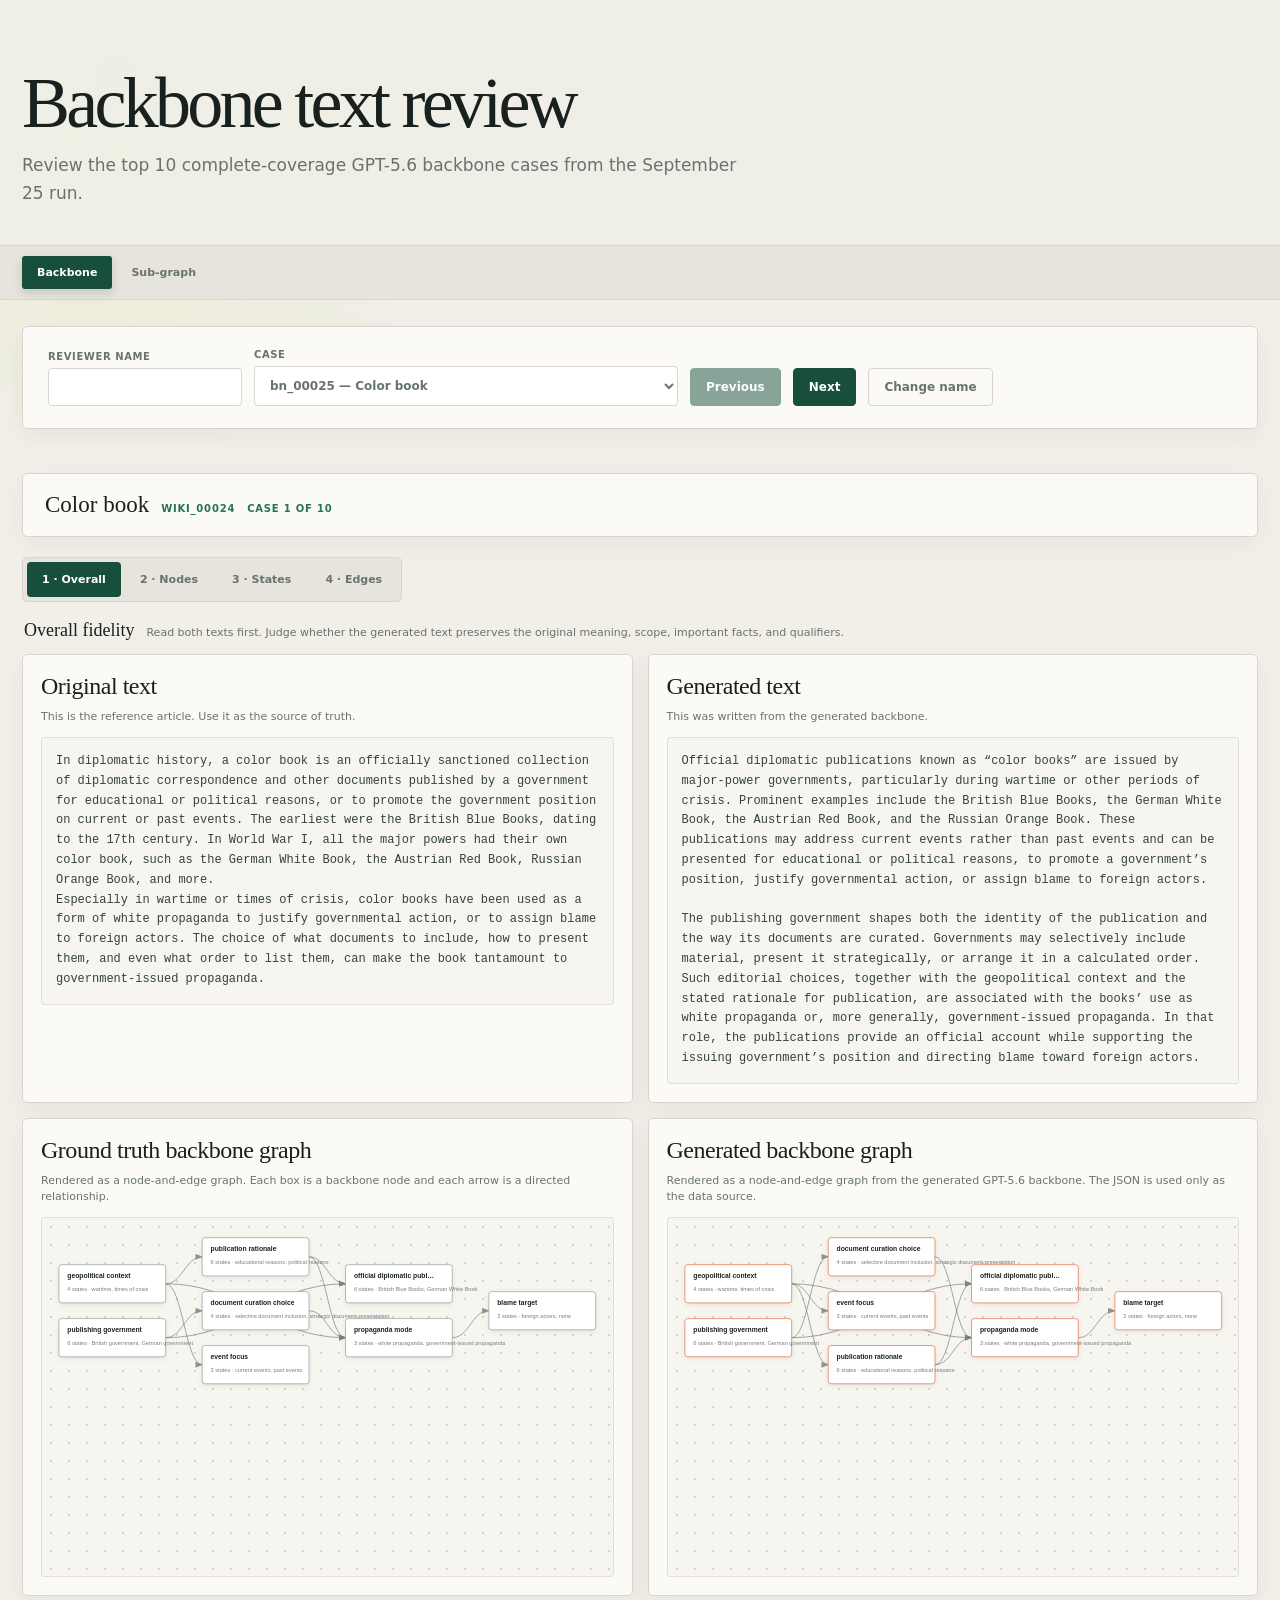
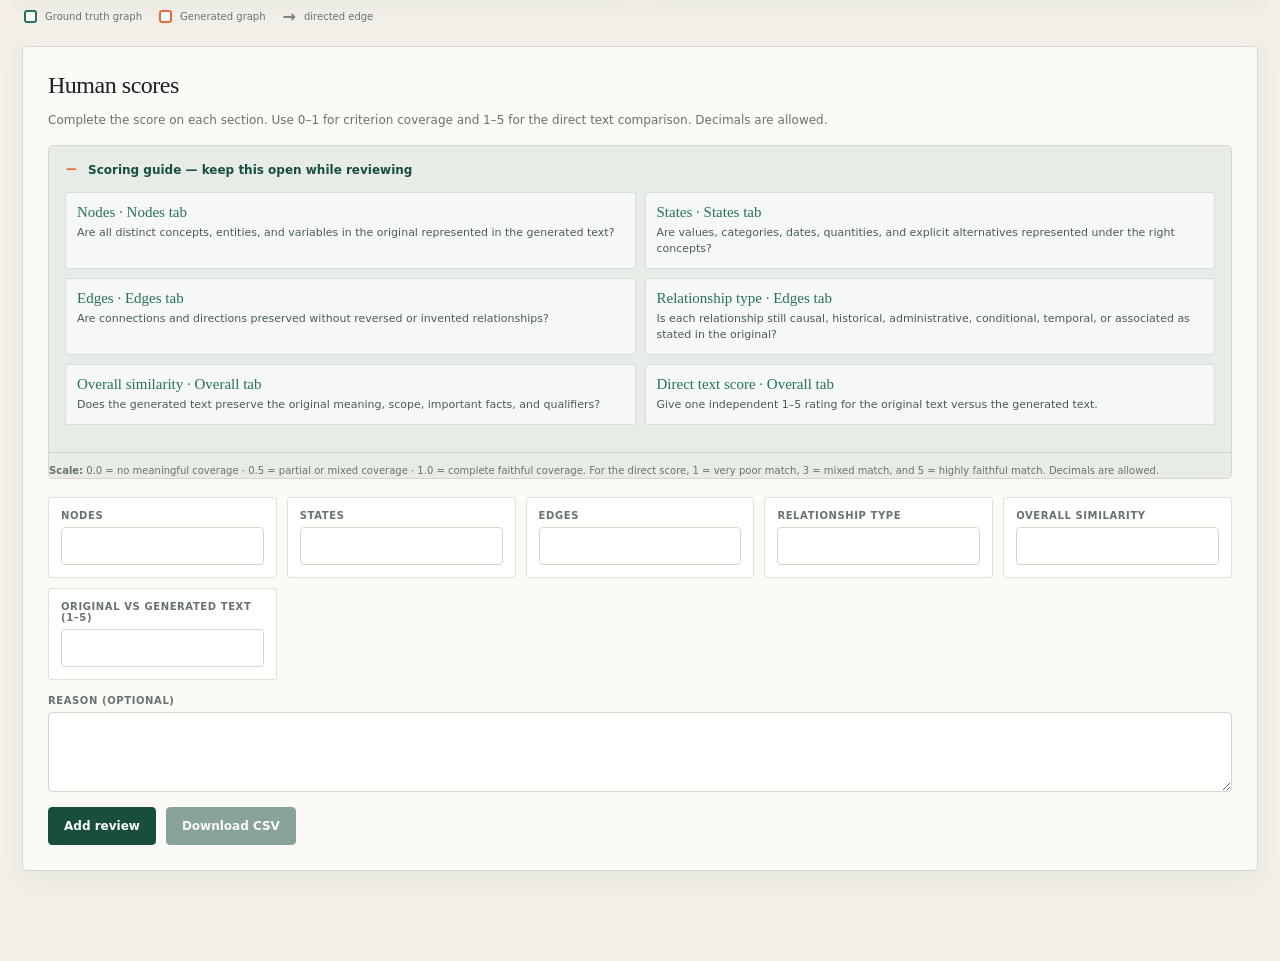
<file: backbone/index.html>
<!doctype html>
<html lang="en">
<head>
  <meta charset="utf-8">
  <meta name="viewport" content="width=device-width, initial-scale=1">
  <title>PRISM · Backbone review</title>
  <link rel="stylesheet" href="styles.css">
</head>
<body>
  <header><h1>Backbone text review</h1><p>Review the top 10 complete-coverage GPT-5.6 backbone cases from the September 25 run.</p></header>
  <nav><a class="active" href="./">Backbone</a><a href="../">Sub-graph</a></nav>
  <main>
    <section class="toolbar">
      <label>Reviewer name<input id="reviewer" maxlength="100" autocomplete="name"></label>
      <label>Case<select id="case"></select></label>
      <button id="previous" type="button">Previous</button><button id="next" type="button">Next</button>
      <button id="change-name" class="secondary" type="button">Change name</button>
    </section>
    <p id="status" class="status" role="status"></p>
    <section class="meta"><strong id="title">Loading…</strong><span id="source-id"></span><span id="position"></span></section>
    <nav class="review-tabs" role="tablist" aria-label="Backbone review sections">
      <button class="review-tab active" type="button" role="tab" aria-selected="true" data-tab="overall">1 · Overall</button>
      <button class="review-tab" type="button" role="tab" aria-selected="false" data-tab="nodes">2 · Nodes</button>
      <button class="review-tab" type="button" role="tab" aria-selected="false" data-tab="states">3 · States</button>
      <button class="review-tab" type="button" role="tab" aria-selected="false" data-tab="edges">4 · Edges</button>
    </nav>
    <section class="tab-intro"><strong id="tab-title">Overall fidelity</strong><span id="tab-instruction">Read both texts first, then judge the generated backbone description against the original.</span></section>
    <div id="overall-panel" class="tab-panel active">
      <div class="grid">
        <article><h2>Original text</h2><p class="panel-help">This is the reference article. Use it as the source of truth.</p><pre id="original"></pre></article>
        <article><h2>Generated text</h2><p class="panel-help">This was written from the generated backbone.</p><pre id="generated"></pre></article>
        <article><h2>Ground truth backbone graph</h2><p class="panel-help">Rendered as a node-and-edge graph. Each box is a backbone node and each arrow is a directed relationship.</p><div id="truth-graph" class="network-canvas" aria-label="Ground truth backbone graph"></div></article>
        <article><h2>Generated backbone graph</h2><p class="panel-help">Rendered as a node-and-edge graph from the generated GPT-5.6 backbone. The JSON is used only as the data source.</p><div id="prediction-graph" class="network-canvas" aria-label="Generated backbone graph"></div></article>
      </div>
      <p class="graph-legend"><span class="legend-swatch truth-swatch"></span> Ground truth graph <span class="legend-swatch generated-swatch"></span> Generated graph <span class="legend-arrow">→</span> directed edge</p>
    </div>
    <div id="nodes-panel" class="tab-panel"><div class="comparison-columns"><article><h2>Ground truth nodes</h2><p class="panel-help">Every reference node should be represented in the generated backbone.</p><div id="truth-nodes" class="inventory"></div></article><article><h2>Generated nodes</h2><p class="panel-help">Check for omitted, merged, or invented nodes.</p><div id="prediction-nodes" class="inventory"></div></article></div></div>
    <div id="states-panel" class="tab-panel"><div class="comparison-columns"><article><h2>Ground truth states</h2><p class="panel-help">Check every value, category, date, and explicit absence state.</p><div id="truth-states" class="inventory"></div></article><article><h2>Generated states</h2><p class="panel-help">Check that states remain attached to the correct node.</p><div id="prediction-states" class="inventory"></div></article></div></div>
    <div id="edges-panel" class="tab-panel"><div class="comparison-columns"><article><h2>Ground truth relationships</h2><p class="panel-help">Treat each arrow as a directed relationship and preserve its meaning.</p><div id="truth-edges" class="inventory"></div></article><article><h2>Generated relationships</h2><p class="panel-help">Check direction, omissions, additions, and relationship wording.</p><div id="prediction-edges" class="inventory"></div></article></div></div>
    <section class="review">
      <h2>Human scores</h2>
      <p>Complete the score on each section. Use 0–1 for criterion coverage and 1–5 for the direct text comparison. Decimals are allowed.</p>
      <details class="scoring-guide" open>
        <summary>Scoring guide — keep this open while reviewing</summary>
        <div class="scoring-guide-body">
          <div class="guide-item"><strong>Nodes · Nodes tab</strong><span>Are all distinct concepts, entities, and variables in the original represented in the generated text?</span></div>
          <div class="guide-item"><strong>States · States tab</strong><span>Are values, categories, dates, quantities, and explicit alternatives represented under the right concepts?</span></div>
          <div class="guide-item"><strong>Edges · Edges tab</strong><span>Are connections and directions preserved without reversed or invented relationships?</span></div>
          <div class="guide-item"><strong>Relationship type · Edges tab</strong><span>Is each relationship still causal, historical, administrative, conditional, temporal, or associated as stated in the original?</span></div>
          <div class="guide-item"><strong>Overall similarity · Overall tab</strong><span>Does the generated text preserve the original meaning, scope, important facts, and qualifiers?</span></div>
          <div class="guide-item"><strong>Direct text score · Overall tab</strong><span>Give one independent 1–5 rating for the original text versus the generated text.</span></div>
        </div>
        <div class="score-scale"><strong>Scale:</strong> 0.0 = no meaningful coverage · 0.5 = partial or mixed coverage · 1.0 = complete faithful coverage. For the direct score, 1 = very poor match, 3 = mixed match, and 5 = highly faithful match. Decimals are allowed.</div>
      </details>
      <div class="scores">
        <label>Nodes<input data-score="nodes" type="number" min="0" max="1" step="any"></label>
        <label>States<input data-score="states" type="number" min="0" max="1" step="any"></label>
        <label>Edges<input data-score="edges" type="number" min="0" max="1" step="any"></label>
        <label>Relationship type<input data-score="relationship_type" type="number" min="0" max="1" step="any"></label>
        <label>Overall similarity<input data-score="overall_similarity" type="number" min="0" max="1" step="any"></label>
        <label>Original vs generated text (1–5)<input id="text-score" type="number" min="1" max="5" step="any"></label>
      </div>
      <label>Reason (optional)<textarea id="reason" maxlength="5000" rows="4"></textarea></label>
      <div class="actions"><button id="add-review" type="button">Add review</button><button id="download" type="button" disabled>Download CSV</button><span id="review-status"></span></div>
    </section>
  </main>
  <script src="app.js" defer></script>
</body>
</html>
</file>
<file: backbone/styles.css>
:root {
  --ink: #18211e;
  --muted: #68736e;
  --paper: #f1efe8;
  --surface: #fbfaf6;
  --line: #d8d5cc;
  --green: #174e3c;
  --green-2: #26725a;
  --orange: #e76b3d;
  --shadow: 0 18px 50px rgba(23, 36, 31, .08);
}
* { box-sizing: border-box; }
html { scroll-behavior: smooth; }
body { margin: 0; color: var(--ink); background: radial-gradient(circle at 9% 3%, rgba(203, 220, 99, .2), transparent 24rem), var(--paper); font-family: Inter, ui-sans-serif, system-ui, -apple-system, BlinkMacSystemFont, "Segoe UI", sans-serif; }
button, input, textarea, select { color: inherit; font: inherit; }
button { cursor: pointer; }
header { padding: 68px max(22px, calc((100vw - 1500px) / 2)) 38px; border-bottom: 1px solid rgba(24, 33, 30, .12); background: rgba(241, 239, 232, .88); }
header h1 { margin: 0 0 12px; color: var(--ink); font-family: Georgia, "Times New Roman", serif; font-size: clamp(42px, 6vw, 72px); font-weight: 500; letter-spacing: -.052em; line-height: .98; }
header p { max-width: 740px; margin: 0; color: var(--muted); font-size: 17px; line-height: 1.65; }
nav { display: flex; gap: 4px; padding: 10px max(22px, calc((100vw - 1500px) / 2)); border-bottom: 1px solid var(--line); background: #e6e4dc; }
nav a { padding: 10px 15px; border-radius: 3px; color: var(--muted); text-decoration: none; font-size: 11px; font-weight: 750; }
nav a:hover { background: rgba(255, 255, 255, .6); color: var(--ink); }
nav a.active { background: var(--green); color: white; box-shadow: 0 4px 10px rgba(23, 78, 60, .17); }
.review-tabs { width: max-content; max-width: 100%; margin: 20px 0 0; padding: 4px; overflow-x: auto; border: 1px solid var(--line); border-radius: 5px; background: #e6e4dc; }
.review-tab { border: 0; background: transparent; color: var(--muted); font-size: 11px; }
.review-tab:hover:not(:disabled) { background: rgba(255, 255, 255, .6); color: var(--ink); }
.review-tab.active { background: var(--green); color: white; }
.tab-intro { display: flex; align-items: baseline; gap: 12px; padding: 18px 2px 13px; }
.tab-intro strong { font-family: Georgia, serif; font-size: 18px; font-weight: 500; }
.tab-intro span { color: var(--muted); font-size: 11px; line-height: 1.5; }
.tab-panel { display: none; }
.tab-panel.active { display: block; }
.comparison-columns { display: grid; grid-template-columns: repeat(2, minmax(0, 1fr)); gap: 15px; }
.comparison-columns article { min-height: 250px; }
.panel-help { margin: -3px 0 12px; color: var(--muted); font-size: 11px; line-height: 1.45; }
.inventory { max-height: 480px; overflow: auto; }
.inventory-group { margin: 0 0 9px; padding: 10px 11px; border: 1px solid #e3e0d7; background: #fff; }
.inventory-group strong { display: block; margin-bottom: 6px; color: var(--green-2); font-family: Georgia, serif; font-size: 14px; font-weight: 500; }
.inventory-group span { display: inline-block; margin: 3px 4px 0 0; padding: 5px 7px; border: 1px solid #d7ded9; border-radius: 3px; background: #eaf0eb; color: #4c5b54; font-size: 10px; }
.edge-item { padding: 9px 11px; border: 1px solid #e3e0d7; background: #fff; font-size: 11px; }
.edge-item + .edge-item { border-top: 0; }
.edge-item strong { color: var(--green-2); font-size: 15px; padding: 0 5px; }
.network-canvas { min-height: 360px; height: 360px; overflow: auto; border: 1px solid #e1ded5; border-radius: 3px; background-color: #f6f5f0; background-image: radial-gradient(#d4d4cc .8px, transparent .8px); background-size: 18px 18px; }
.network-canvas svg { display: block; min-width: 100%; }
.backbone-edge { fill: none; stroke: #78817d; stroke-width: 1.5; opacity: .82; }
.backbone-node { cursor: pointer; }
.backbone-node rect { fill: #fff; stroke: #929b97; stroke-width: 1.2; filter: drop-shadow(0 3px 5px rgba(20, 38, 31, .08)); }
.backbone-node rect[data-accent="orange"] { stroke: var(--orange); }
.backbone-node:hover rect, .backbone-node:focus rect { fill: #f3f6df; stroke: var(--green-2); stroke-width: 2; }
.backbone-node-title { fill: var(--ink); font: 600 12px Inter, ui-sans-serif, sans-serif; }
.backbone-node-state { fill: #75807b; font: 10px Inter, ui-sans-serif, sans-serif; }
.graph-legend { display: flex; align-items: center; flex-wrap: wrap; gap: 8px; margin: 11px 2px 0; color: var(--muted); font-size: 10px; }
.legend-swatch { display: inline-block; width: 13px; height: 13px; border: 2px solid; border-radius: 3px; background: #fff; }
.truth-swatch { border-color: var(--green-2); }
.generated-swatch { margin-left: 9px; border-color: var(--orange); }
.legend-arrow { margin-left: 9px; color: #78817d; font-size: 16px; font-weight: 700; }
main { max-width: 1500px; margin: 0 auto; padding: 0 22px 90px; }
.toolbar, .meta, article, .review, .scoring-guide { border: 1px solid var(--line); border-radius: 5px; background: var(--surface); box-shadow: 0 7px 24px rgba(23, 36, 31, .05); }
.toolbar { display: flex; align-items: end; flex-wrap: wrap; gap: 12px; margin-top: 26px; padding: 22px 25px; }
label { display: grid; gap: 6px; min-width: 180px; color: var(--muted); font-size: 10px; font-weight: 800; letter-spacing: .06em; text-transform: uppercase; }
input, select, textarea { width: 100%; padding: 11px; border: 1px solid var(--line); border-radius: 4px; outline: 0; background: #fff; font-size: 12px; letter-spacing: 0; text-transform: none; }
input:focus, select:focus, textarea:focus { border-color: var(--green-2); box-shadow: 0 0 0 3px rgba(38, 114, 90, .11); }
button { padding: 11px 15px; border: 1px solid var(--green); border-radius: 4px; background: var(--green); color: white; font-size: 12px; font-weight: 750; }
button:hover:not(:disabled) { background: #103f30; }
button.secondary { border-color: var(--line); background: transparent; color: var(--muted); }
button.secondary:hover:not(:disabled) { border-color: var(--green); color: var(--green); }
button:disabled { cursor: wait; opacity: .5; }
.status { min-height: 18px; margin: 13px 2px; color: var(--green-2); font-size: 11px; font-weight: 700; }
.meta { display: flex; align-items: baseline; flex-wrap: wrap; gap: 12px; margin: 0 0 20px; padding: 18px 22px; }
.meta strong { font-family: Georgia, serif; font-size: 23px; font-weight: 500; }
.meta span { color: var(--green-2); font-size: 10px; font-weight: 750; letter-spacing: .08em; text-transform: uppercase; }
.grid { display: grid; grid-template-columns: repeat(2, minmax(0, 1fr)); gap: 15px; }
article { min-width: 0; padding: 18px; }
article h2, .review h2 { margin: 0 0 12px; font-family: Georgia, serif; font-size: 24px; font-weight: 500; letter-spacing: -.02em; }
pre { min-height: 235px; max-height: 480px; margin: 0; padding: 14px; overflow: auto; white-space: pre-wrap; overflow-wrap: anywhere; border: 1px solid #e1ded5; border-radius: 3px; background: #f6f5f0; color: #35423d; font: 12px/1.65 ui-monospace, SFMono-Regular, Consolas, monospace; }
.review { margin-top: 20px; padding: 25px; }
.review > p { margin: 0 0 16px; color: var(--muted); font-size: 12px; line-height: 1.55; }
.scoring-guide { margin: 0 0 18px; padding: 0; overflow: hidden; background: #e7ede6; box-shadow: none; }
.scoring-guide summary { padding: 14px 16px; color: var(--green); cursor: pointer; font-size: 12px; font-weight: 800; list-style: none; }
.scoring-guide summary::before { content: "＋"; display: inline-block; width: 23px; color: var(--orange); font-size: 15px; }
.scoring-guide[open] summary::before { content: "−"; }
.scoring-guide-body { display: grid; grid-template-columns: repeat(2, minmax(0, 1fr)); gap: 9px; padding: 0 16px 16px; }
.guide-item { padding: 11px; border: 1px solid rgba(23, 78, 60, .15); border-radius: 3px; background: rgba(255, 255, 255, .62); }
.guide-item strong { display: block; margin-bottom: 4px; color: var(--green-2); font-family: Georgia, serif; font-size: 15px; font-weight: 500; }
.guide-item span { display: block; color: #4c5b54; font-size: 11px; line-height: 1.45; }
.score-scale { margin-top: 11px; padding-top: 10px; border-top: 1px solid rgba(23, 78, 60, .15); color: var(--muted); font-size: 10px; line-height: 1.5; }
.scores { display: grid; grid-template-columns: repeat(auto-fit, minmax(190px, 1fr)); gap: 10px; margin-bottom: 15px; }
.scores label { padding: 12px; border: 1px solid #e3e0d7; border-radius: 3px; background: #fff; }
.actions { display: flex; align-items: center; flex-wrap: wrap; gap: 10px; margin-top: 15px; }
#review-status { flex: 1; min-width: 220px; color: var(--green-2); font-size: 11px; line-height: 1.4; }
@media (max-width: 780px) { header { padding: 52px 15px 30px; } header h1 { font-size: clamp(42px, 14vw, 65px); } main { padding: 0 14px 60px; } .toolbar { align-items: stretch; flex-direction: column; } .grid, .comparison-columns, .scoring-guide-body { grid-template-columns: 1fr; } .tab-intro { align-items: flex-start; flex-direction: column; gap: 5px; } .actions { align-items: stretch; flex-direction: column; } #review-status { min-width: 0; } }
</file>
